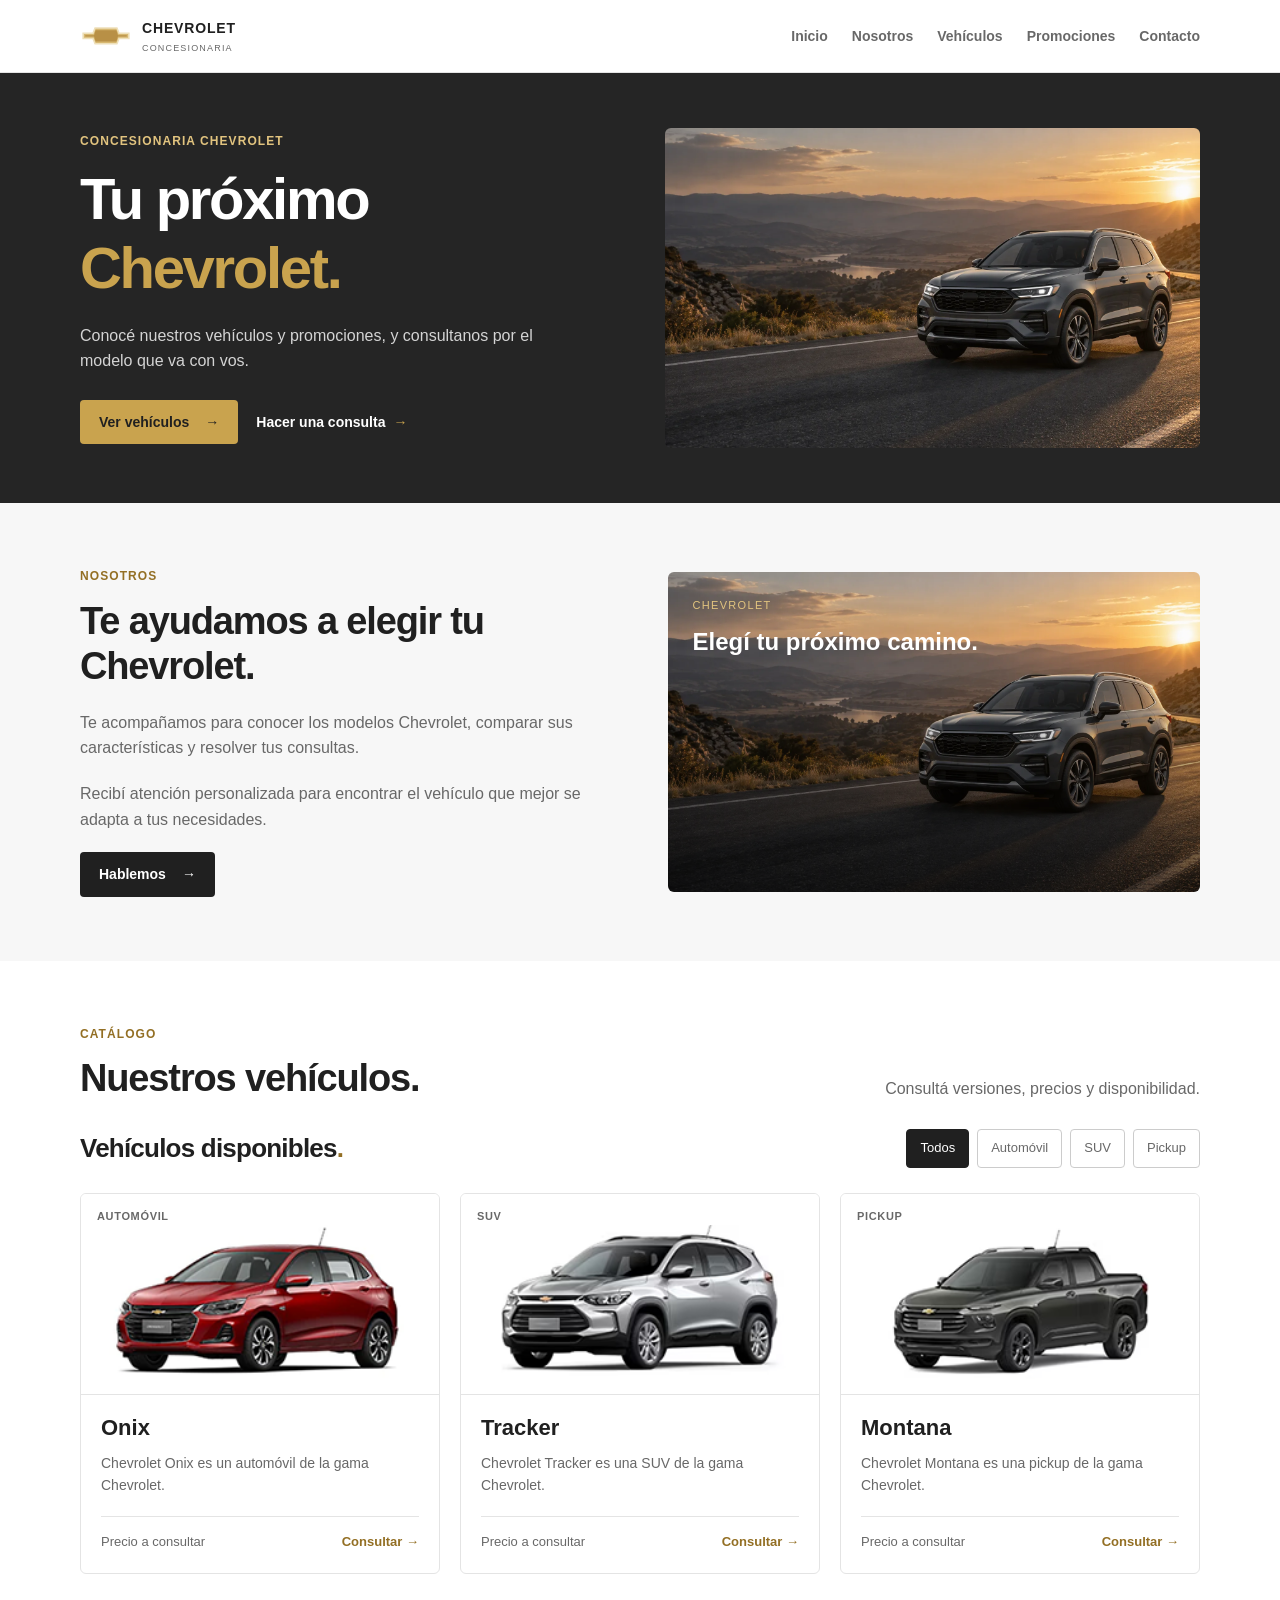
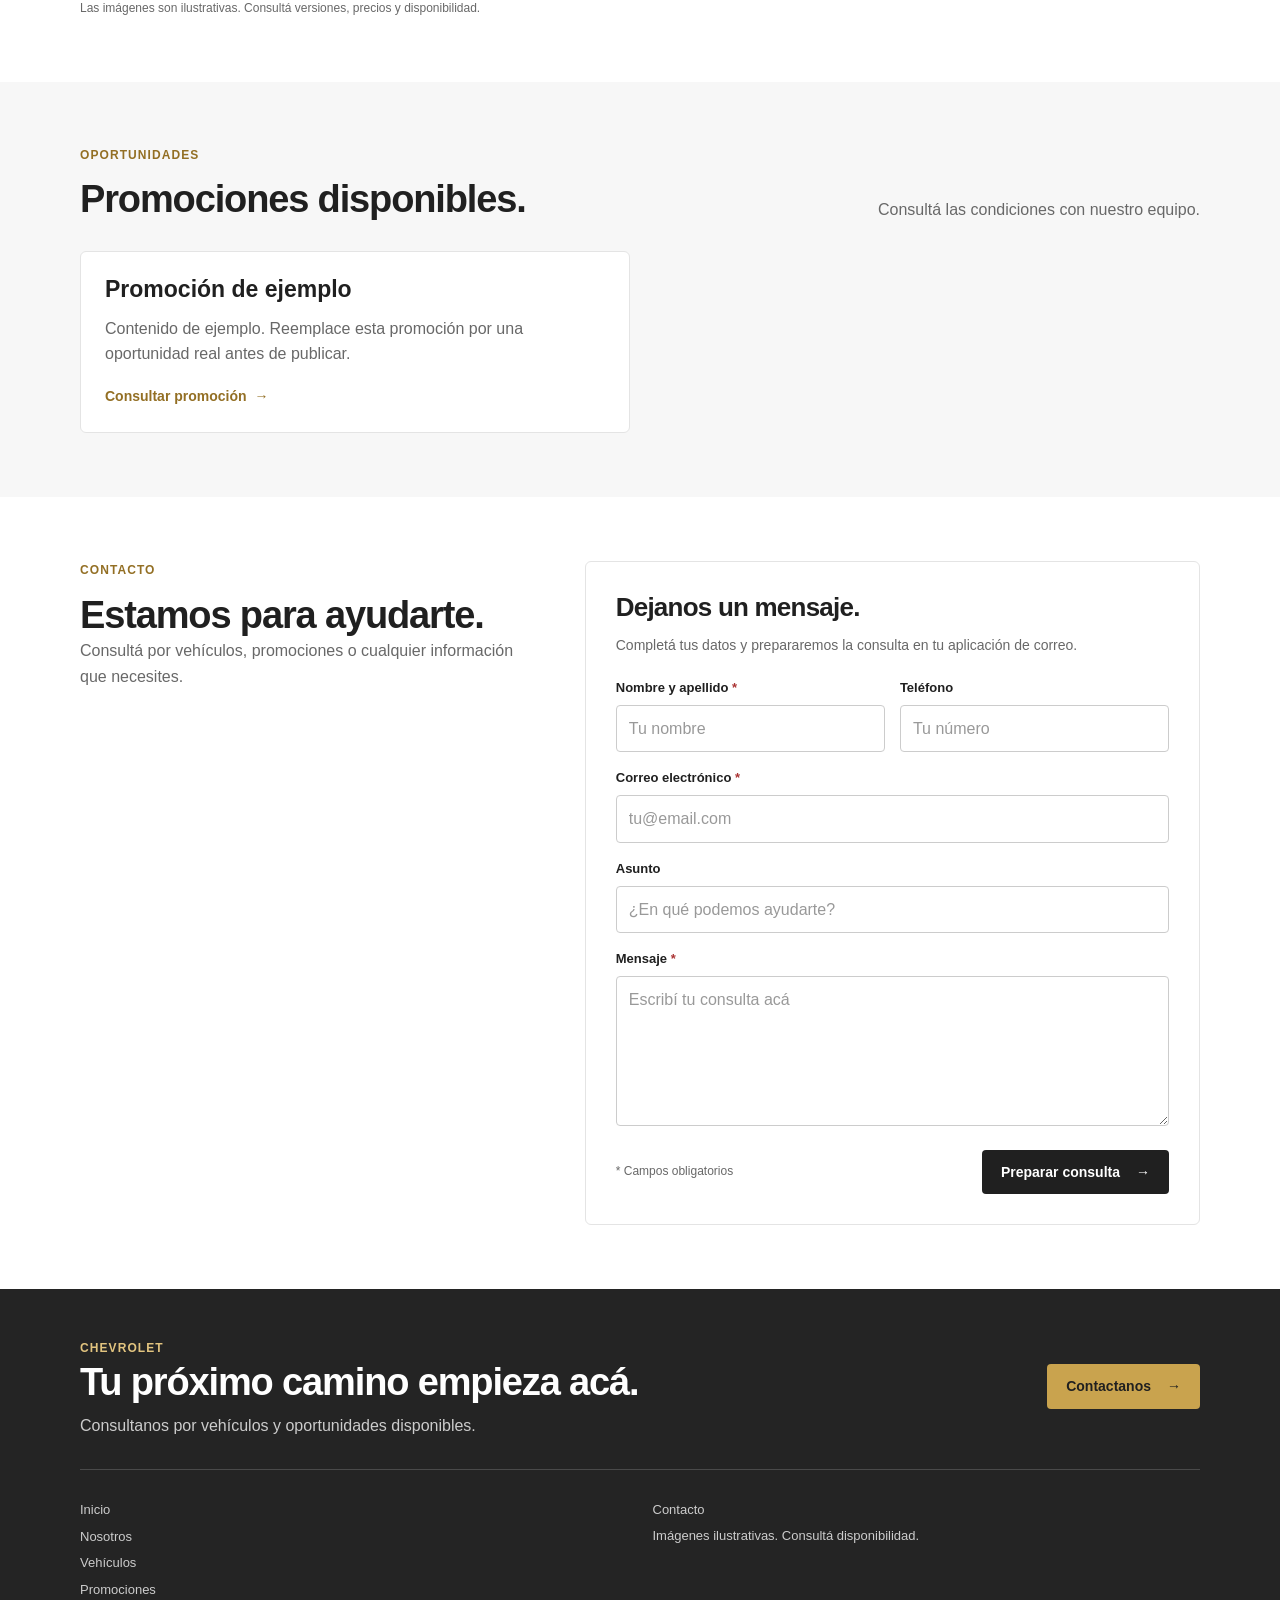
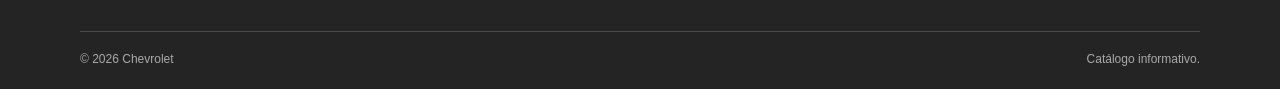
<file: index.html>
<!DOCTYPE html>
<html lang="es">
<head>
    <meta charset="utf-8">
    <meta name="viewport" content="width=device-width, initial-scale=1">
    <meta name="description" content="Conocé vehículos Chevrolet, promociones y opciones de contacto.">
    <meta name="theme-color" content="#202020">
    <title>Chevrolet | Tu próximo camino</title>
    <link rel="icon" href="./public/favicon.ico">
    <link rel="stylesheet" href="./public/css/site.css">
    <script src="./public/js/site.js" defer></script>
    <script src="./public/js/pages.js" defer></script>
</head>
<!-- Reemplace el valor vacío por el correo real que recibirá las consultas. -->
<body data-contact-email="">
    <a class="skip-link" href="#contenido">Ir al contenido</a>
    <header class="site-header">
        <div class="container header-inner">
            <a class="brand" href="#inicio" aria-label="Chevrolet, ir al inicio">
                <svg class="brand-mark" viewBox="0 0 100 38" aria-hidden="true"><path d="M29 4h42l4 10h19v10H75l-4 10H29l-4-10H6V14h19z" fill="#d7b871" stroke="#eee0ba" stroke-width="3"/><path d="M30 8h40l3 10h17v2H73l-3 10H30l-3-10H10v-2h17z" fill="#b89046"/></svg>
                <span class="brand-name">CHEVROLET <small>CONCESIONARIA</small></span>
            </a>
            <button class="menu-toggle" type="button" aria-expanded="false" aria-controls="main-nav">Menú</button>
            <nav class="main-nav" id="main-nav" aria-label="Navegación principal">
                <a href="#inicio">Inicio</a>
                <a href="#nosotros">Nosotros</a>
                <a href="#vehiculos">Vehículos</a>
                <a href="#promociones">Promociones</a>
                <a href="#contacto">Contacto</a>
            </nav>
        </div>
    </header>

    <main id="contenido">
        <section class="hero" id="inicio">
            <div class="container hero-inner">
                <div class="hero-copy">
                    <p class="eyebrow light">Concesionaria Chevrolet</p>
                    <h1>Tu próximo <em>Chevrolet.</em></h1>
                    <p>Conocé nuestros vehículos y promociones, y consultanos por el modelo que va con vos.</p>
                    <div class="actions"><a class="button button-gold" href="#vehiculos">Ver vehículos <span>→</span></a><a class="text-link light-link" href="#contacto">Hacer una consulta <span>→</span></a></div>
                </div>
                <div class="hero-image" role="img" aria-label="SUV Chevrolet ilustrativa en una ruta"></div>
            </div>
        </section>

        <section class="section" id="nosotros">
            <div class="container about-section">
                <div class="about-copy">
                    <p class="eyebrow">Nosotros</p>
                    <h2>Te ayudamos a elegir tu Chevrolet.</h2>
                    <p>Te acompañamos para conocer los modelos Chevrolet, comparar sus características y resolver tus consultas.</p>
                    <p>Recibí atención personalizada para encontrar el vehículo que mejor se adapta a tus necesidades.</p>
                    <a class="button" href="#contacto">Hablemos <span>→</span></a>
                </div>
                <div class="about-image">
                    <div class="about-image-caption"><span>CHEVROLET</span><strong>Elegí tu próximo camino.</strong></div>
                </div>
            </div>
        </section>

        <section class="section white" id="vehiculos">
            <div class="container">
                <div class="section-heading"><div><p class="eyebrow">Catálogo</p><h2>Nuestros vehículos.</h2></div><p>Consultá versiones, precios y disponibilidad.</p></div>
                <div class="catalog-toolbar">
                    <h2>Vehículos disponibles<span class="gold-dot">.</span></h2>
                    <div class="category-filters" role="group" aria-label="Filtrar por categoría">
                        <button class="filter-button is-active" type="button" data-filter="all" aria-pressed="true">Todos</button>
                        <button class="filter-button" type="button" data-filter="Automóvil" aria-pressed="false">Automóvil</button>
                        <button class="filter-button" type="button" data-filter="SUV" aria-pressed="false">SUV</button>
                        <button class="filter-button" type="button" data-filter="Pickup" aria-pressed="false">Pickup</button>
                    </div>
                </div>
                <div class="vehicle-grid" id="vehicle-list">
                    <article class="vehicle-card" data-category="Automóvil">
                        <div class="vehicle-image"><span class="card-index">Automóvil</span><img src="./public/images/onix.jpg" alt="Chevrolet Onix" loading="lazy"></div>
                        <div class="vehicle-info"><h3>Onix</h3><p>Chevrolet Onix es un automóvil de la gama Chevrolet.</p><div class="card-bottom"><span>Precio a consultar</span><a href="#contacto" data-vehicle="Onix">Consultar <span>→</span></a></div></div>
                    </article>
                    <article class="vehicle-card" data-category="SUV">
                        <div class="vehicle-image"><span class="card-index">SUV</span><img src="./public/images/tracker.jpg" alt="Chevrolet Tracker" loading="lazy"></div>
                        <div class="vehicle-info"><h3>Tracker</h3><p>Chevrolet Tracker es una SUV de la gama Chevrolet.</p><div class="card-bottom"><span>Precio a consultar</span><a href="#contacto" data-vehicle="Tracker">Consultar <span>→</span></a></div></div>
                    </article>
                    <article class="vehicle-card" data-category="Pickup">
                        <div class="vehicle-image"><span class="card-index">Pickup</span><img src="./public/images/montana.png" alt="Chevrolet Montana" loading="lazy"></div>
                        <div class="vehicle-info"><h3>Montana</h3><p>Chevrolet Montana es una pickup de la gama Chevrolet.</p><div class="card-bottom"><span>Precio a consultar</span><a href="#contacto" data-vehicle="Montana">Consultar <span>→</span></a></div></div>
                    </article>
                </div>
                <p class="catalog-note">Las imágenes son ilustrativas. Consultá versiones, precios y disponibilidad.</p>
            </div>
        </section>

        <section class="section" id="promociones">
            <div class="container">
                <div class="section-heading"><div><p class="eyebrow">Oportunidades</p><h2>Promociones disponibles.</h2></div><p>Consultá las condiciones con nuestro equipo.</p></div>
                <div class="promo-grid">
                    <article class="promo-card">
                        <div class="promo-content"><h3>Promoción de ejemplo</h3><p>Contenido de ejemplo. Reemplace esta promoción por una oportunidad real antes de publicar.</p><a class="text-link" href="#contacto" data-vehicle="Promociones Chevrolet">Consultar promoción <span>→</span></a></div>
                    </article>
                </div>
            </div>
        </section>

        <section class="section white" id="contacto">
            <div class="container contact-section">
                <div class="contact-details">
                    <p class="eyebrow">Contacto</p>
                    <h2>Estamos para ayudarte.</h2>
                    <p>Consultá por vehículos, promociones o cualquier información que necesites.</p>
                    <div class="contact-methods" id="contact-details" hidden>
                        <div><span>Correo electrónico</span><a id="contact-email-link" href="mailto:"></a></div>
                    </div>
                </div>
                <div class="contact-form-wrap">
                    <div class="form-header"><h2>Dejanos un mensaje.</h2><p>Completá tus datos y prepararemos la consulta en tu aplicación de correo.</p></div>
                    <div id="contact-status" role="status" hidden></div>
                    <noscript><p class="form-error">Active JavaScript para preparar la consulta por correo.</p></noscript>
                    <form id="contact-form">
                        <div class="form-row">
                            <div class="field"><label for="name">Nombre y apellido <span>*</span></label><input id="name" name="name" maxlength="120" required autocomplete="name" placeholder="Tu nombre"></div>
                            <div class="field"><label for="phone">Teléfono</label><input id="phone" name="phone" type="tel" maxlength="40" autocomplete="tel" placeholder="Tu número"></div>
                        </div>
                        <div class="field"><label for="email">Correo electrónico <span>*</span></label><input id="email" name="email" type="email" maxlength="255" required autocomplete="email" placeholder="tu@email.com"></div>
                        <div class="field"><label for="subject">Asunto</label><input id="subject" name="subject" maxlength="150" placeholder="¿En qué podemos ayudarte?"></div>
                        <div class="field"><label for="message">Mensaje <span>*</span></label><textarea id="message" name="message" rows="5" maxlength="5000" required placeholder="Escribí tu consulta acá"></textarea></div>
                        <div class="form-footer"><span>* Campos obligatorios</span><button type="submit" class="button">Preparar consulta <span>→</span></button></div>
                    </form>
                </div>
            </div>
        </section>
    </main>

    <footer class="footer">
        <div class="container">
            <div class="footer-top"><div><span class="eyebrow light">CHEVROLET</span><h2>Tu próximo camino empieza acá.</h2><p>Consultanos por vehículos y oportunidades disponibles.</p></div><a class="button button-gold" href="#contacto">Contactanos <span>→</span></a></div>
            <div class="footer-bottom">
                <div class="footer-links"><a href="#inicio">Inicio</a><a href="#nosotros">Nosotros</a><a href="#vehiculos">Vehículos</a><a href="#promociones">Promociones</a></div>
                <div class="footer-details"><a href="#contacto">Contacto</a><span>Imágenes ilustrativas. Consultá disponibilidad.</span></div>
            </div>
            <div class="footer-legal"><span>© <span id="current-year"></span> Chevrolet</span><span>Catálogo informativo.</span></div>
        </div>
    </footer>
</body>
</html>
</file>
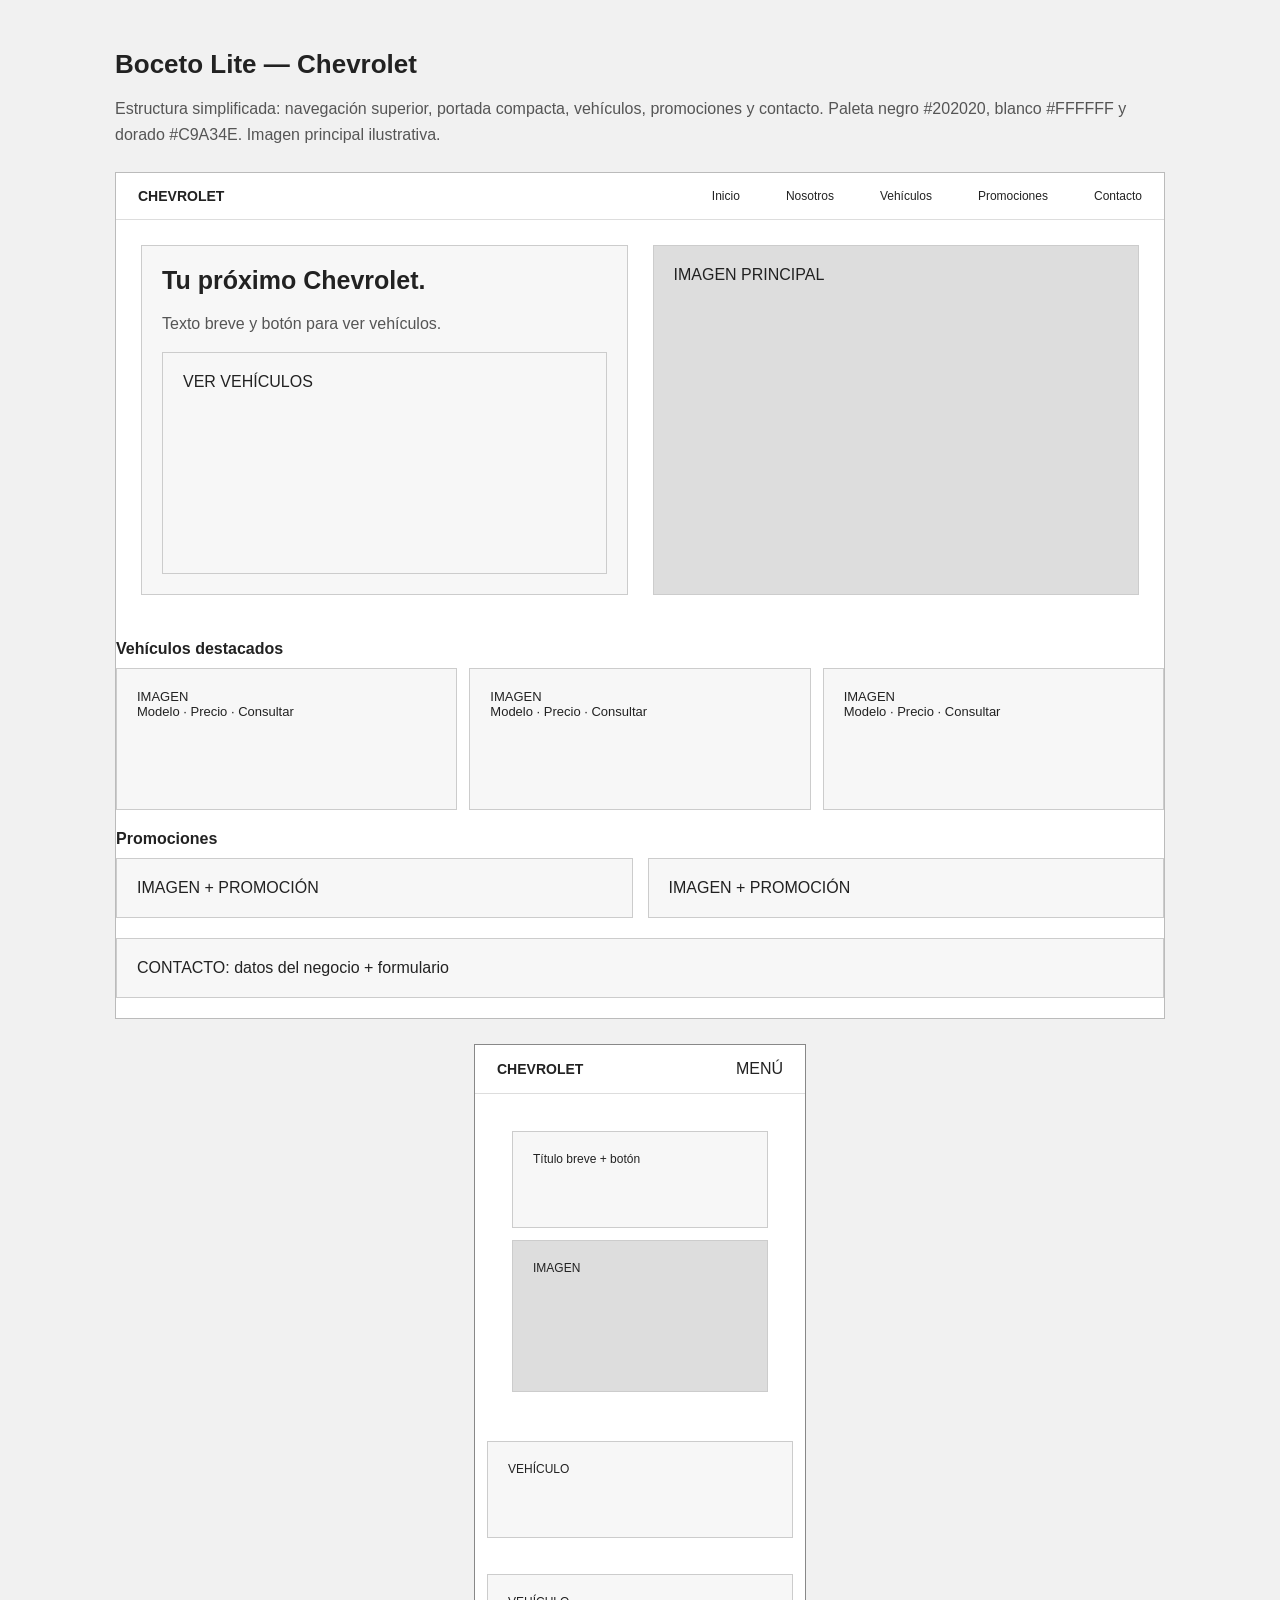
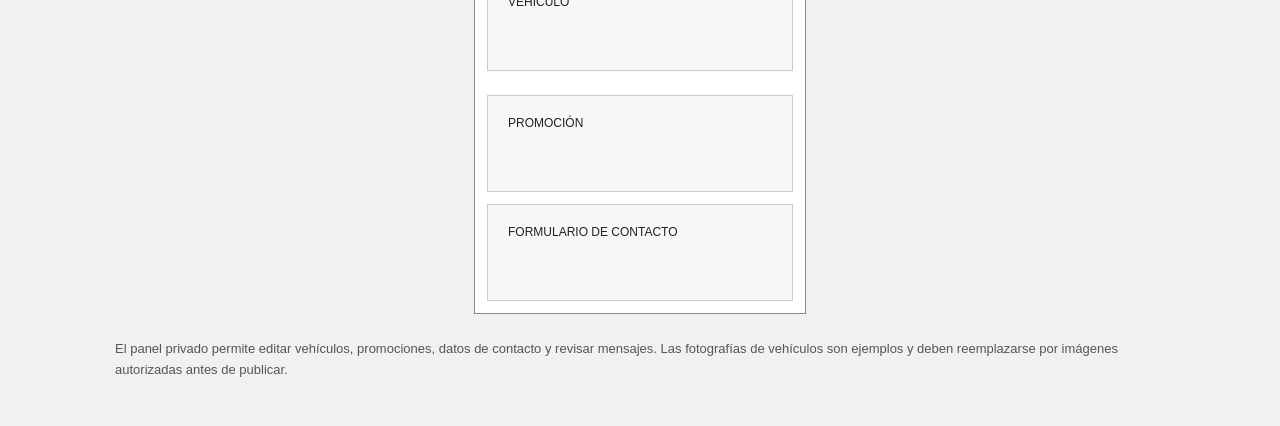
<file: public/boceto.html>
<!DOCTYPE html>
<html lang="es">
<head>
<meta charset="utf-8"><meta name="viewport" content="width=device-width,initial-scale=1"><title>Boceto Lite | Chevrolet</title>
<style>
body{font-family:Arial,sans-serif;background:#f1f1f1;color:#222;margin:0;padding:32px}h1{font-size:26px;margin-bottom:8px}p{line-height:1.6;color:#555}.wrap{max-width:1050px;margin:auto}.frame{background:#fff;border:1px solid #bbb;margin:24px 0}.top{display:flex;align-items:center;justify-content:space-between;padding:15px 22px;border-bottom:1px solid #ddd}.logo{font-size:14px;font-weight:bold}.menu{font-size:12px;word-spacing:12px}.box{border:1px solid #ccc;padding:20px;background:#f7f7f7}.hero{display:grid;grid-template-columns:1fr 1fr;gap:25px;padding:25px}.hero .box{min-height:180px}.photo{background:#ddd}.title{font-size:25px;font-weight:bold}.section{margin:20px 0}.section-title{font-size:16px;font-weight:bold;margin-bottom:10px}.cards{display:grid;grid-template-columns:repeat(3,1fr);gap:12px}.cards .box{min-height:100px;font-size:13px}.two{display:grid;grid-template-columns:1fr 1fr;gap:15px}.mobile{max-width:330px;margin:25px auto;background:#fff;border:1px solid #888}.mobile .box{margin:12px;min-height:55px;font-size:12px}.mobile .hero{display:block}.mobile .photo{min-height:110px}.mobile .cards,.mobile .two{grid-template-columns:1fr}.note{margin-top:25px;font-size:13px}@media(max-width:600px){body{padding:16px}.hero,.cards,.two{grid-template-columns:1fr}}
</style>
</head>
<body><div class="wrap">
<h1>Boceto Lite — Chevrolet</h1><p>Estructura simplificada: navegación superior, portada compacta, vehículos, promociones y contacto. Paleta negro #202020, blanco #FFFFFF y dorado #C9A34E. Imagen principal ilustrativa.</p>
<div class="frame"><div class="top"><span class="logo">CHEVROLET</span><span class="menu">Inicio &nbsp; Nosotros &nbsp; Vehículos &nbsp; Promociones &nbsp; Contacto</span></div><div class="hero"><div class="box"><span class="title">Tu próximo Chevrolet.</span><p>Texto breve y botón para ver vehículos.</p><div class="box">VER VEHÍCULOS</div></div><div class="box photo">IMAGEN PRINCIPAL</div></div><div class="section"><div class="section-title">Vehículos destacados</div><div class="cards"><div class="box">IMAGEN<br>Modelo · Precio · Consultar</div><div class="box">IMAGEN<br>Modelo · Precio · Consultar</div><div class="box">IMAGEN<br>Modelo · Precio · Consultar</div></div></div><div class="section"><div class="section-title">Promociones</div><div class="two"><div class="box">IMAGEN + PROMOCIÓN</div><div class="box">IMAGEN + PROMOCIÓN</div></div></div><div class="section"><div class="box">CONTACTO: datos del negocio + formulario</div></div></div>
<div class="mobile"><div class="top"><span class="logo">CHEVROLET</span><span>MENÚ</span></div><div class="hero"><div class="box">Título breve + botón</div><div class="box photo">IMAGEN</div></div><div class="cards"><div class="box">VEHÍCULO</div><div class="box">VEHÍCULO</div></div><div class="box">PROMOCIÓN</div><div class="box">FORMULARIO DE CONTACTO</div></div>
<p class="note">El panel privado permite editar vehículos, promociones, datos de contacto y revisar mensajes. Las fotografías de vehículos son ejemplos y deben reemplazarse por imágenes autorizadas antes de publicar.</p>
</div></body></html>
</file>
<file: public/css/site.css>
:root {
    --ink: #202020;
    --muted: #686868;
    --line: #e4e4e4;
    --paper: #f7f7f7;
    --white: #fff;
    --gold: #c9a34e;
    --gold-dark: #936f24;
}

* { box-sizing: border-box; }
html { scroll-behavior: smooth; }
section[id] { scroll-margin-top: 85px; }
body { margin: 0; background: var(--paper); color: var(--ink); font: 16px/1.6 Arial, sans-serif; }
a { color: inherit; text-decoration: none; }
button, input, textarea { font: inherit; }
button { cursor: pointer; }
img { display: block; max-width: 100%; }
h1, h2, h3, p { margin-top: 0; }
h1, h2, h3 { line-height: 1.2; }
[hidden] { display: none !important; }
.container { width: min(1120px, calc(100% - 40px)); margin: 0 auto; }
.sr-only { position: absolute; width: 1px; height: 1px; padding: 0; margin: -1px; overflow: hidden; clip: rect(0, 0, 0, 0); white-space: nowrap; border: 0; }
.skip-link { position: fixed; top: -100px; left: 10px; z-index: 100; padding: 10px 15px; background: #fff; }
.skip-link:focus { top: 10px; }
a:focus-visible, button:focus-visible, input:focus-visible, textarea:focus-visible { outline: 3px solid var(--gold); outline-offset: 3px; }

.site-header { position: sticky; top: 0; z-index: 20; border-bottom: 1px solid var(--line); background: #fff; }
.header-inner { display: flex; align-items: center; justify-content: space-between; gap: 24px; min-height: 72px; }
.brand { display: inline-flex; align-items: center; gap: 10px; flex: none; }
.brand-mark { width: 52px; height: auto; }
.brand-name { font-size: 14px; font-weight: 800; letter-spacing: .06em; }
.brand-name small { display: block; margin-top: 2px; color: var(--muted); font-size: 9px; font-weight: 400; letter-spacing: .13em; }
.main-nav { display: flex; align-items: center; gap: 24px; }
.main-nav a { padding: 25px 0 23px; color: var(--muted); font-size: 14px; font-weight: 600; border-bottom: 2px solid transparent; }
.main-nav a:hover, .main-nav a.is-active { color: var(--ink); border-color: var(--gold); }
.menu-toggle { display: none; padding: 9px 12px; border: 1px solid var(--line); border-radius: 4px; background: #fff; color: var(--ink); font-size: 14px; }

.hero { background: #252525; color: #fff; }
.hero-inner { display: grid; grid-template-columns: 1fr 1fr; align-items: center; gap: 50px; min-height: 430px; padding-top: 55px; padding-bottom: 55px; }
.eyebrow { margin-bottom: 12px; color: var(--gold-dark); font-size: 12px; font-weight: 700; letter-spacing: .09em; text-transform: uppercase; }
.eyebrow.light { color: #e2c47f; }
.hero h1, .page-intro h1 { margin-bottom: 20px; font-size: clamp(38px, 5vw, 58px); letter-spacing: -.04em; }
.hero h1 em, .page-intro h1 em, .section h2 em { color: var(--gold); font-style: normal; }
.hero-copy > p:last-of-type { max-width: 480px; margin-bottom: 26px; color: #d4d4d4; }
.hero-image { min-height: 320px; background: #ddd url('../images/hero-chevrolet.webp') center/cover no-repeat; border-radius: 6px; }
.actions { display: flex; flex-wrap: wrap; align-items: center; gap: 18px; }
.button { display: inline-flex; align-items: center; justify-content: center; gap: 16px; min-height: 44px; padding: 10px 18px; border: 1px solid transparent; border-radius: 4px; background: var(--ink); color: #fff; font-size: 14px; font-weight: 700; }
.button:hover { background: #444; }
.button-gold { background: var(--gold); color: #202020; }
.button-gold:hover { background: #dfc47f; }
.text-link { display: inline-flex; align-items: center; gap: 8px; color: var(--gold-dark); font-size: 14px; font-weight: 700; }
.text-link:hover { text-decoration: underline; }
.light-link { color: #fff; }
.light-link span { color: var(--gold); }

.section { padding: 64px 0; }
.section.white { background: #fff; }
.section-heading { display: flex; align-items: end; justify-content: space-between; gap: 30px; margin-bottom: 28px; }
.section h2, .footer h2 { margin-bottom: 0; font-size: clamp(27px, 3.4vw, 38px); letter-spacing: -.03em; }
.section-heading > p, .section-heading-aside p { max-width: 390px; margin-bottom: 0; color: var(--muted); }
.vehicle-grid { display: grid; grid-template-columns: repeat(3, minmax(0, 1fr)); gap: 20px; }
.vehicle-card { overflow: hidden; min-width: 0; border: 1px solid var(--line); border-radius: 6px; background: #fff; }
.vehicle-image { position: relative; height: 200px; padding: 28px 20px 12px; background: #fff; }
.vehicle-image img { width: 100%; height: 100%; object-fit: contain; mix-blend-mode: multiply; }
.card-index { position: absolute; top: 14px; left: 16px; color: var(--muted); font-size: 11px; font-weight: 700; text-transform: uppercase; letter-spacing: .06em; }
.image-placeholder { display: grid; height: 100%; place-items: center; color: #999; font-size: 12px; letter-spacing: .12em; }
.vehicle-info { padding: 20px; border-top: 1px solid var(--line); }
.vehicle-info h3 { margin-bottom: 10px; font-size: 22px; }
.vehicle-info > p { min-height: 44px; margin-bottom: 20px; color: var(--muted); font-size: 14px; }
.card-bottom { display: flex; align-items: center; justify-content: space-between; gap: 12px; padding-top: 15px; border-top: 1px solid var(--line); font-size: 13px; }
.card-bottom > span { color: var(--muted); }
.card-bottom a { color: var(--gold-dark); font-weight: 700; white-space: nowrap; }
.empty-state { grid-column: 1 / -1; padding: 30px; border: 1px solid var(--line); border-radius: 4px; background: #fff; color: var(--muted); }
.empty-state a { color: var(--gold-dark); text-decoration: underline; }

.about-section { display: grid; grid-template-columns: 1fr 1fr; align-items: center; gap: 55px; }
.about-copy > p:not(.eyebrow) { margin: 20px 0; color: var(--muted); }
.about-image { min-height: 320px; border-radius: 6px; background: linear-gradient(0deg, #0009, transparent 70%), #ddd url('../images/hero-chevrolet.webp') center/cover; }
.about-image-caption { padding: 25px; color: #fff; }
.about-image-caption span { display: block; margin-bottom: 8px; color: #e2c47f; font-size: 11px; letter-spacing: .12em; }
.about-image-caption strong { font-size: 24px; }
.values-grid { display: grid; grid-template-columns: repeat(3, 1fr); gap: 20px; }
.values-grid article { padding: 22px; border: 1px solid var(--line); border-radius: 4px; background: #fff; }
.values-grid article > span { color: var(--gold-dark); font-size: 12px; font-weight: 700; }
.values-grid h3 { margin: 16px 0 10px; font-size: 20px; }
.values-grid p { margin: 0; color: var(--muted); font-size: 14px; }

.promo-grid { display: grid; grid-template-columns: repeat(2, minmax(0, 1fr)); gap: 20px; }
.promo-card { overflow: hidden; border: 1px solid var(--line); border-radius: 6px; background: #fff; }
.promo-image { height: 210px; background: #ededed; }
.promo-image img { width: 100%; height: 100%; object-fit: cover; }
.promo-content { padding: 24px; }
.promo-content h3 { margin-bottom: 12px; font-size: 23px; }
.promo-content p { color: var(--muted); }
.promo-content small { display: block; margin-bottom: 16px; color: var(--muted); }
.promo-empty { display: flex; align-items: center; justify-content: space-between; gap: 25px; padding: 30px; border: 1px solid var(--line); border-radius: 4px; background: #fff; }
.promo-empty h3 { margin-bottom: 10px; font-size: 24px; }
.promo-empty p { margin: 0; color: var(--muted); }

.page-intro { padding: 55px 0; background: #ededed; }
.page-intro > div { display: flex; align-items: end; justify-content: space-between; gap: 35px; }
.page-intro h1 { margin-bottom: 12px; }
.page-intro p:last-child { max-width: 460px; margin-bottom: 4px; color: var(--muted); }
.page-intro .eyebrow { margin-bottom: 14px; }
.catalog-section { padding-top: 45px; }
.catalog-toolbar { display: flex; align-items: center; justify-content: space-between; gap: 25px; margin-bottom: 25px; }
.catalog-toolbar h2 { margin-bottom: 0; font-size: 26px; }
.gold-dot { color: var(--gold-dark); }
.category-filters { display: flex; flex-wrap: wrap; gap: 8px; }
.filter-button { padding: 8px 13px; border: 1px solid #ccc; border-radius: 4px; background: #fff; color: var(--muted); font-size: 13px; }
.filter-button.is-active, .filter-button:hover { border-color: var(--ink); background: var(--ink); color: #fff; }
.catalog-note { margin: 25px 0 0; color: var(--muted); font-size: 12px; }

.contact-section { display: grid; grid-template-columns: .85fr 1.15fr; align-items: start; gap: 50px; }
.contact-details > p:not(.eyebrow) { color: var(--muted); }
.contact-methods { margin-top: 25px; }
.contact-methods > div { padding: 15px 0; border-top: 1px solid var(--line); }
.contact-methods span { display: block; margin-bottom: 5px; color: var(--gold-dark); font-size: 11px; font-weight: 700; letter-spacing: .07em; text-transform: uppercase; }
.contact-methods a, .contact-methods strong { display: block; overflow-wrap: anywhere; font-weight: 700; }
.contact-form-wrap { padding: 30px; border: 1px solid var(--line); border-radius: 6px; background: #fff; }
.form-header h2 { font-size: 26px; }
.form-header p { margin: 10px 0 22px; color: var(--muted); font-size: 14px; }
.form-row { display: grid; grid-template-columns: 1fr 1fr; gap: 15px; }
.field { margin-bottom: 16px; }
.field label { display: block; margin-bottom: 6px; font-size: 13px; font-weight: 700; }
.field label span { color: #a33; }
.field input, .field textarea { width: 100%; padding: 10px 12px; border: 1px solid #ccc; border-radius: 4px; background: #fff; color: var(--ink); }
.field input::placeholder, .field textarea::placeholder { color: #999; }
.field textarea { min-height: 120px; resize: vertical; }
.field small { display: block; margin-top: 4px; color: #a12626; }
.form-footer { display: flex; align-items: center; justify-content: space-between; gap: 15px; }
.form-footer > span { color: var(--muted); font-size: 12px; }
.form-success, .form-error { margin-bottom: 18px; padding: 12px; border-radius: 4px; font-size: 14px; }
.form-success { background: #e9f5eb; color: #276236; }
.form-error { background: #fff0f0; color: #8b2929; }

.footer { padding: 45px 0 20px; background: #242424; color: #fff; }
.footer-top { display: flex; align-items: center; justify-content: space-between; gap: 25px; padding-bottom: 30px; border-bottom: 1px solid #4a4a4a; }
.footer-top p { margin: 8px 0 0; color: #ccc; }
.footer-bottom { display: grid; grid-template-columns: 1fr 1fr; gap: 25px; padding: 30px 0; }
.footer-bottom > div:last-child { display: flex; flex-direction: column; gap: 5px; }
.footer-links, .footer-details { display: flex; flex-direction: column; gap: 6px; }
.footer-details { overflow-wrap: anywhere; }
.footer-bottom p, .footer-bottom a, .footer-bottom span { margin: 0; color: #ccc; font-size: 13px; }
.footer-bottom a:hover { color: #fff; text-decoration: underline; }
.footer-legal { display: flex; justify-content: space-between; gap: 15px; padding-top: 18px; border-top: 1px solid #4a4a4a; color: #aaa; font-size: 12px; }

@media (max-width: 900px) {
    .main-nav { gap: 16px; }
    .hero-inner { gap: 30px; }
    .vehicle-grid { grid-template-columns: repeat(2, minmax(0, 1fr)); }
    .contact-section { gap: 30px; }
}

@media (max-width: 720px) {
    .container { width: min(100% - 32px, 1120px); }
    .header-inner { min-height: 64px; }
    .menu-toggle { display: block; }
    .main-nav { display: none; position: absolute; top: 64px; left: 0; right: 0; align-items: stretch; gap: 0; padding: 8px 16px 16px; border-bottom: 1px solid var(--line); background: #fff; box-shadow: 0 8px 15px #0000000d; }
    .main-nav.is-open { display: flex; flex-direction: column; }
    .main-nav a { padding: 12px 5px; border: 0; }
    .main-nav a.is-active { color: var(--gold-dark); }
    .hero-inner { grid-template-columns: 1fr; gap: 30px; min-height: 0; padding-top: 40px; padding-bottom: 40px; }
    .hero h1, .page-intro h1 { font-size: clamp(34px, 9vw, 44px); }
    .hero-image { min-height: 230px; }
    .section { padding: 45px 0; }
    .section-heading, .page-intro > div, .catalog-toolbar, .footer-top { display: block; }
    .section-heading > p, .section-heading-aside p { margin-top: 15px; }
    .section-heading > .text-link { margin-top: 16px; }
    .vehicle-grid, .promo-grid, .about-section, .contact-section, .values-grid { grid-template-columns: 1fr; }
    .about-section { gap: 30px; }
    .about-image { min-height: 260px; }
    .category-filters { margin-top: 18px; }
    .promo-empty { display: block; }
    .promo-empty .button { margin-top: 20px; }
    .contact-section { gap: 30px; }
    .contact-form-wrap { padding: 22px; }
    .form-row { grid-template-columns: 1fr; gap: 0; }
    .form-footer { align-items: flex-start; flex-direction: column; }
    .footer-bottom { grid-template-columns: 1fr; gap: 20px; }
    .footer-legal { flex-direction: column; gap: 5px; }
    .page-intro { padding: 40px 0; }
}

@media (max-width: 380px) {
    .brand-name small { display: none; }
    .contact-form-wrap { padding: 18px; }
}

@media (prefers-reduced-motion: reduce) {
    html { scroll-behavior: auto; }
}
</file>
